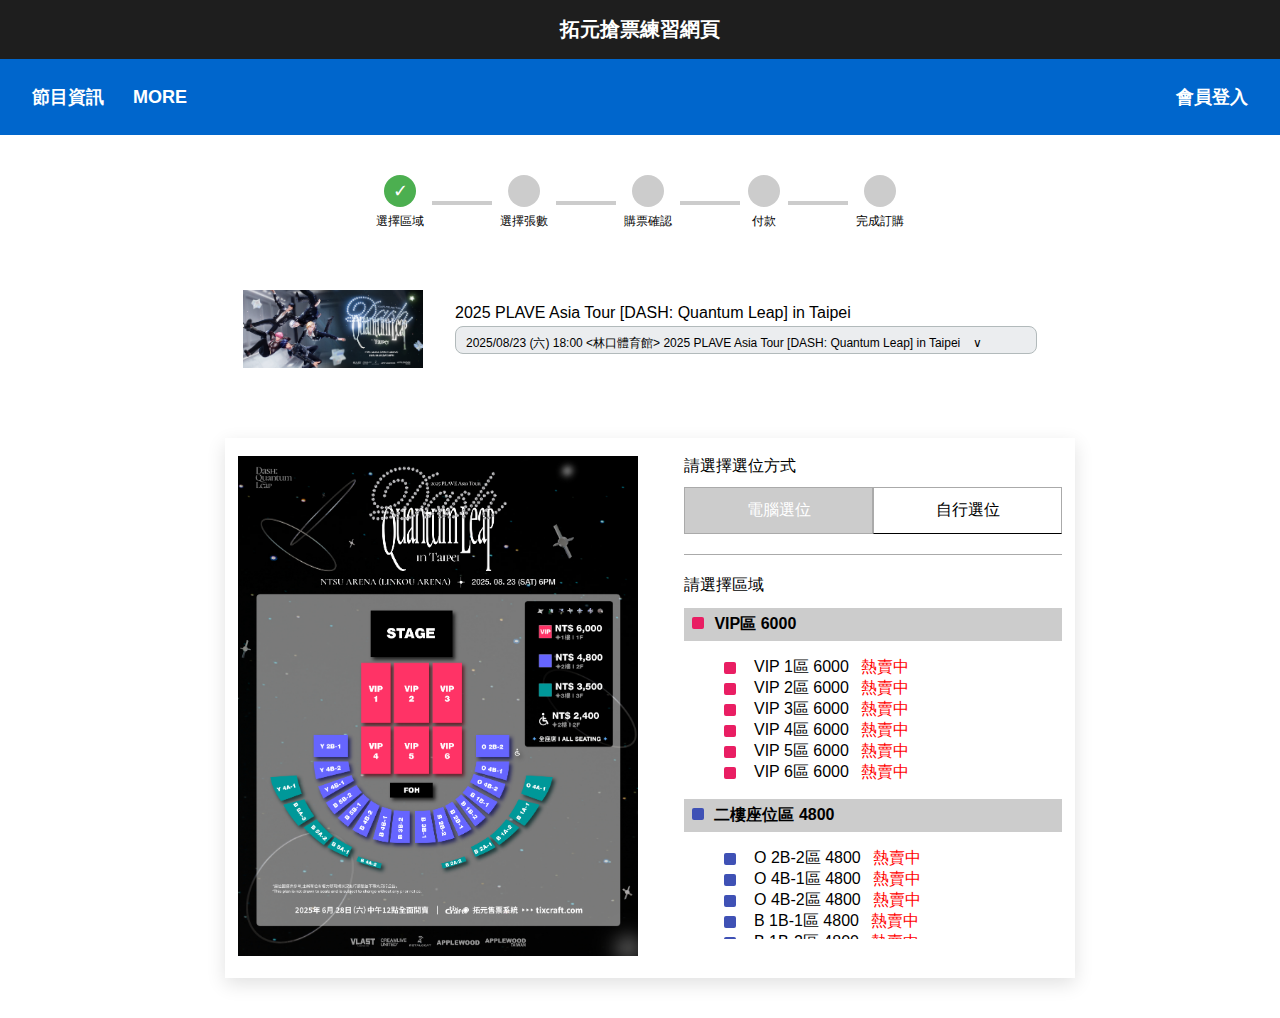
<file: progress_header.html>
<!DOCTYPE html>

<html lang="zh-Hant">
<head>
<meta charset="utf-8"/>
<title>噗哩搶票練習ㆁᴗㆁ✿︎</title>
<link href="progress_header.css" rel="stylesheet"/>
<link href="哈民的頭.png" rel="icon" type="image/png"/>
</head>
<body>
<div class="header">拓元搶票練習網頁</div>
<div class="navbar">
<div>
<span>節目資訊</span>
<span style="margin-left: 24px;">MORE</span>
</div>
<div>會員登入</div>
</div>
<div class="progress-tracker">
<div class="step completed">
<div class="circle">✓</div>
<div class="label">選擇區域</div>
</div>
<div class="line"></div>
<div class="step">
<div class="circle"></div>
<div class="label">選擇張數</div>
</div>
<div class="line"></div>
<div class="step">
<div class="circle"></div>
<div class="label">購票確認</div>
</div>
<div class="line"></div>
<div class="step">
<div class="circle"></div>
<div class="label">付款</div>
</div>
<div class="line"></div>
<div class="step">
<div class="circle"></div>
<div class="label">完成訂購</div>
</div>
</div>
<div class="program-wrapper">
<img src="25_plave_.jpg"/>
<div class="program-info">
      2025 PLAVE Asia Tour [DASH: Quantum Leap] in Taipei
      <div class="dropdown">
        2025/08/23 (六) 18:00 
         &lt;林口體育館&gt; 2025 PLAVE Asia Tour [DASH: Quantum Leap] in Taipei    ∨
      </div>
</div>
</div>
<div class="seat-container">
<div class="bg-box"> <!-- ✅ 新增這一層 -->
<div class="left">
<img src="25_plave_seats.jpg"/>
</div>
<div class="right">
<div class="section-label">請選擇選位方式</div>
<div class="mode-select">
<button class="disabled">電腦選位</button>
<button class="active">自行選位</button>
</div>
<div class="section-line"></div>
<div class="section-label">請選擇區域</div>
<div class="zone-list">
<div class="zone">
<h4><span class="color vip"></span> VIP區 6000</h4>
<ul>
<li class="zone-link" data-zone="VIP 1區 6000"><span class="color vip"></span>VIP 1區 6000 <span class="status">熱賣中</span></li>
<li class="zone-link" data-zone="VIP 2區 6000"><span class="color vip"></span>VIP 2區 6000 <span class="status">熱賣中</span></li>
<li class="zone-link" data-zone="VIP 3區 6000"><span class="color vip"></span>VIP 3區 6000 <span class="status">熱賣中</span></li>
<li class="zone-link" data-zone="VIP 4區 6000"><span class="color vip"></span>VIP 4區 6000 <span class="status">熱賣中</span></li>
<li class="zone-link" data-zone="VIP 5區 6000"><span class="color vip"></span>VIP 5區 6000 <span class="status">熱賣中</span></li>
<li class="zone-link" data-zone="VIP 6區 6000"><span class="color vip"></span>VIP 6區 6000 <span class="status">熱賣中</span></li>
</ul>
</div>
<div class="zone">
<h4><span class="color blue"></span> 二樓座位區 4800</h4>
<ul>
<li class="zone-link" data-zone="O 2B-2區 4800"><span class="color blue"></span>O 2B-2區 4800 <span class="status">熱賣中</span></li>
<li class="zone-link" data-zone="O 4B-1區 4800"><span class="color blue"></span>O 4B-1區 4800 <span class="status">熱賣中</span></li>
<li class="zone-link" data-zone="O 4B-2區 4800"><span class="color blue"></span>O 4B-2區 4800 <span class="status">熱賣中</span></li>
<li class="zone-link" data-zone="B 1B-1區 4800"><span class="color blue"></span>B 1B-1區 4800 <span class="status">熱賣中</span></li>
<li class="zone-link" data-zone="B 1B-2區 4800"><span class="color blue"></span>B 1B-2區 4800 <span class="status">熱賣中</span></li>
<li class="zone-link" data-zone="B 2B-1區 4800"><span class="color blue"></span>B 2B-1區 4800 <span class="status">熱賣中</span></li>
<li class="zone-link" data-zone="B 2B-2區 4800"><span class="color blue"></span>B 2B-2區 4800 <span class="status">熱賣中</span></li>
<li class="zone-link" data-zone="B 3B-1區 4800"><span class="color blue"></span>B 3B-1區 4800 <span class="status">熱賣中</span></li>
<li class="zone-link" data-zone="B 3B-2區 4800"><span class="color blue"></span>B 3B-2區 4800 <span class="status">熱賣中</span></li>
<li class="zone-link" data-zone="B 4B-1區 4800"><span class="color blue"></span>B 4B-1區 4800 <span class="status">熱賣中</span></li>
<li class="zone-link" data-zone="B 4B-2區 4800"><span class="color blue"></span>B 4B-2區 4800 <span class="status">熱賣中</span></li>
<li class="zone-link" data-zone="B 5B-1區 4800"><span class="color blue"></span>B 5B-1區 4800 <span class="status">熱賣中</span></li>
<li class="zone-link" data-zone="B 5B-2區 4800"><span class="color blue"></span>B 5B-2區 4800 <span class="status">熱賣中</span></li>
<li class="zone-link" data-zone="Y 4B-1區 4800"><span class="color blue"></span>Y 4B-1區 4800 <span class="status">熱賣中</span></li>
<li class="zone-link" data-zone="Y 4B-2區 4800"><span class="color blue"></span>Y 4B-2區 4800 <span class="status">熱賣中</span></li>
<li class="zone-link" data-zone="Y 2B-1區 4800"><span class="color blue"></span>Y 2B-1區 4800 <span class="status">熱賣中</span></li>
</ul>
</div>
<!-- 三樓座位區 -->
<div class="zone">
<h4><span class="color green"></span> <b>三樓座位區 3500</b></h4>
<ul>
<li class="zone-link" data-zone="O 4A-1區 3500"><span class="color green"></span>O 4A-1區 3500 <span class="status">熱賣中</span></li>
<li class="zone-link" data-zone="B 1A-1區 3500"><span class="color green"></span>B 1A-1區 3500 <span class="status">熱賣中</span></li>
<li class="zone-link" data-zone="B 1A-2區 3500"><span class="color green"></span>B 1A-2區 3500 <span class="status">熱賣中</span></li>
<li class="zone-link" data-zone="B 2A-1區 3500"><span class="color green"></span>B 2A-1區 3500 <span class="status">熱賣中</span></li>
<li class="zone-link" data-zone="B 2A-2區 3500"><span class="color green"></span>B 2A-2區 3500 <span class="status">熱賣中</span></li>
<li class="zone-link" data-zone="B 4A-2區 3500"><span class="color green"></span>B 4A-2區 3500 <span class="status">熱賣中</span></li>
<li class="zone-link" data-zone="B 5A-1區 3500"><span class="color green"></span>B 5A-1區 3500 <span class="status">熱賣中</span></li>
<li class="zone-link" data-zone="B 5A-2區 3500"><span class="color green"></span>B 5A-2區 3500 <span class="status">熱賣中</span></li>
<li class="zone-link" data-zone="B 5A-3區 3500"><span class="color green"></span>B 5A-3區 3500 <span class="status">熱賣中</span></li>
<li class="zone-link" data-zone="Y 4A-1區 3500"><span class="color green"></span>Y 4A-1區 3500 <span class="status">熱賣中</span></li>
</ul>
</div>
<!-- 身心障礙席 -->
<div class="zone">
<h4><span class="color black"></span> <b>身心障礙席 2400</b></h4>
<ul>
<li class="zone-link" data-zone="O 2B-2區 2400"><span class="color black"></span>O 2B-2區 2400 <span class="status">熱賣中</span></li>
</ul>
</div>
</div>
</div>
</div>
</div>
<script>
document.querySelectorAll('.zone-link').forEach(function(li) {
  li.addEventListener('click', function() {
    const zone = li.getAttribute('data-zone');
    window.location.href = `select-quantity.html?zone=${encodeURIComponent(zone)}`;
  });
});
</script></body>
</html>
</file>
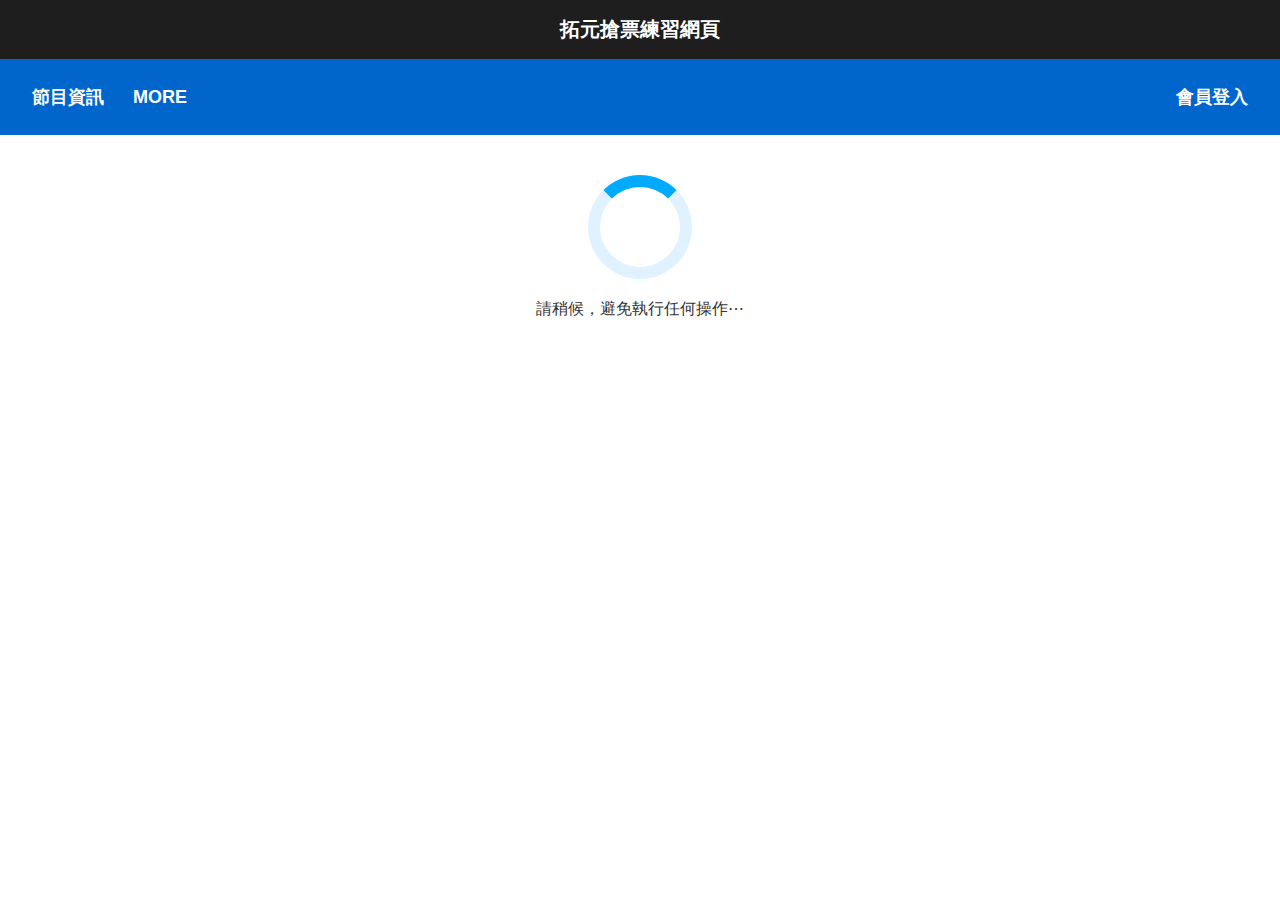
<file: final-ticket-full-project-3/loading.html>
<!DOCTYPE html>
<html lang="zh-Hant">
<head>
  <meta charset="UTF-8" />
  <meta name="viewport" content="width=device-width, initial-scale=1.0"/>
  <title>載入中</title>
  <link rel="stylesheet" href="loading.css" />
</head>
<body>
	
	<div class="header">拓元搶票練習網頁</div>
<div class="navbar">
<div>
<span>節目資訊</span>
<span style="margin-left: 24px;">MORE</span>
</div>
<div>會員登入</div>
</div>
	
	
	
  <div class="loading-container">
    <div class="loader"></div>
    <p class="loading-text">請稍候，避免執行任何操作⋯</p>
	  
	  <script>
  setTimeout(() => {
    window.location.href = "success.html"; // 下一步頁面
  }, 6000); // 6秒後跳轉
</script>
	  
  </div>
</body>
</html>
</file>
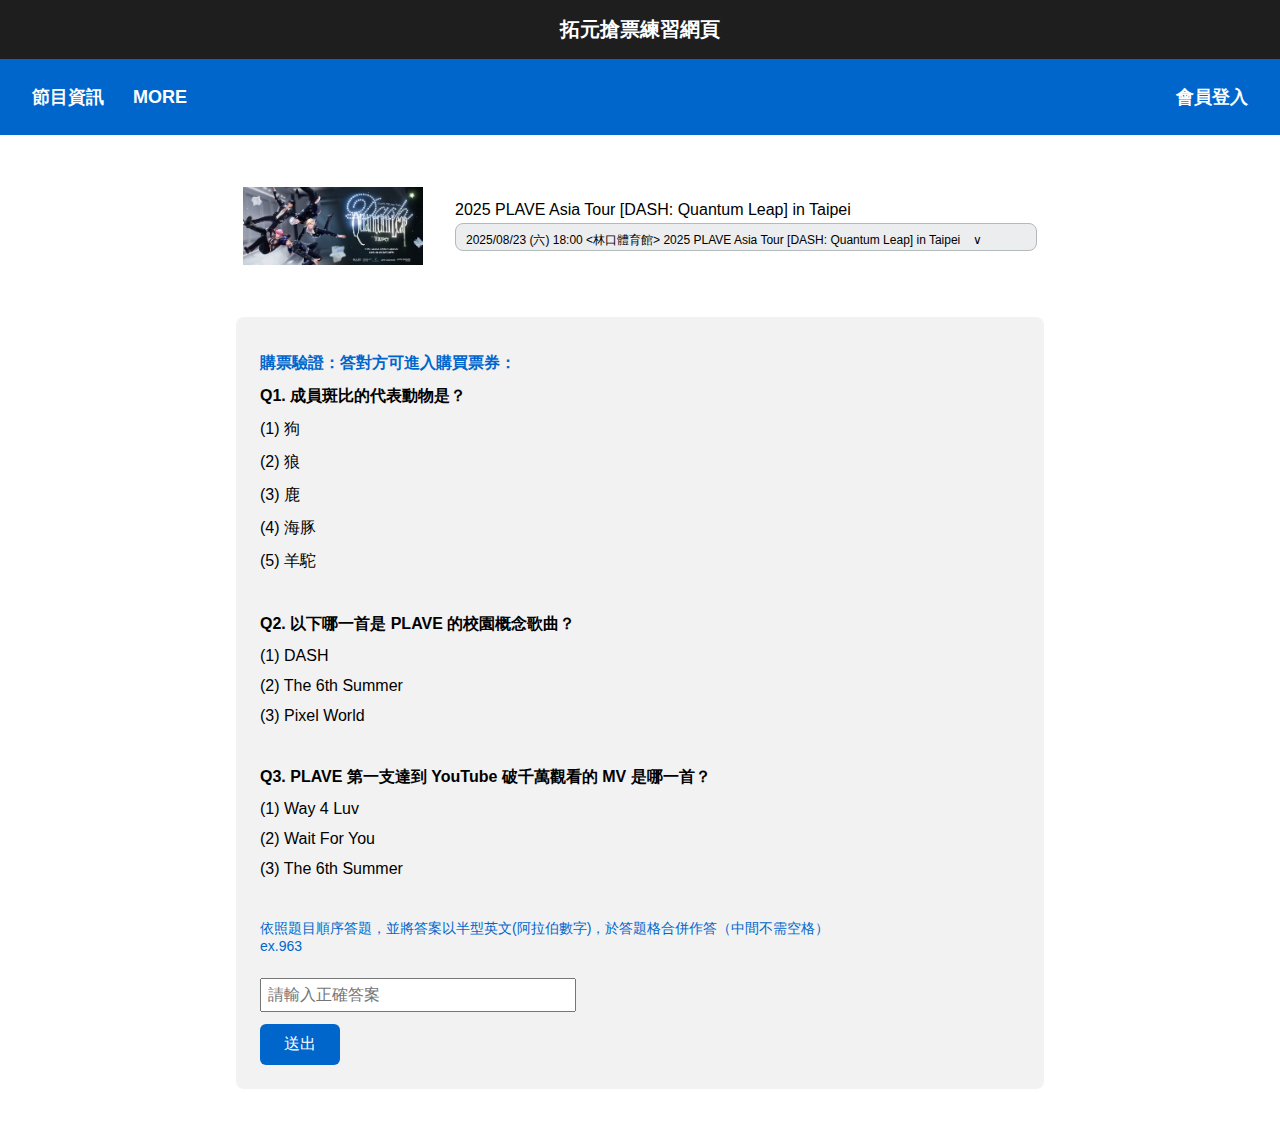
<file: final-ticket-full-project-3/question.html>
<!DOCTYPE html>
<html lang="zh-Hant">
<head>
  <meta charset="UTF-8">
  <title>噗哩搶票練習ㆁᴗㆁ✿︎</title>
  <link rel="stylesheet" href="question_style_fixed.css">
  <link rel="icon" href="哈民的頭.png" type="image/png">
  
</head>
<body>

  <div class="header">拓元搶票練習網頁</div>
  <div class="navbar">
    <div>
      <span>節目資訊</span>
      <span style="margin-left: 24px;">MORE</span>
    </div>
    <div>會員登入</div>
  </div>

  <div class="program-wrapper">
    <img src="25_plave_.jpg">
    <div class="program-info">
      2025 PLAVE Asia Tour [DASH: Quantum Leap] in Taipei
      <div class="dropdown">
        2025/08/23 (六) 18:00 
         &lt;林口體育館&gt; 2025 PLAVE Asia Tour [DASH: Quantum Leap] in Taipei &ensp;  &or;
      </div>
    </div>
  </div>

  <div class="question-area">
    <p class="tip">購票驗證：答對方可進入購買票券：</p>
    <div id="question-list"></div>
    <p style="color:#0066cc; font-size:14px;">
      依照題目順序答題，並將答案以半型英文(阿拉伯數字)，於答題格合併作答（中間不需空格）<br>ex.963
    </p>
    <input type="text" id="user-answer" placeholder="請輸入正確答案" />
    <br>
    <button id="submit-btn">送出</button>
  </div>

  <script src="question_fixed-2.js"></script>
</body>
</html>
</file>
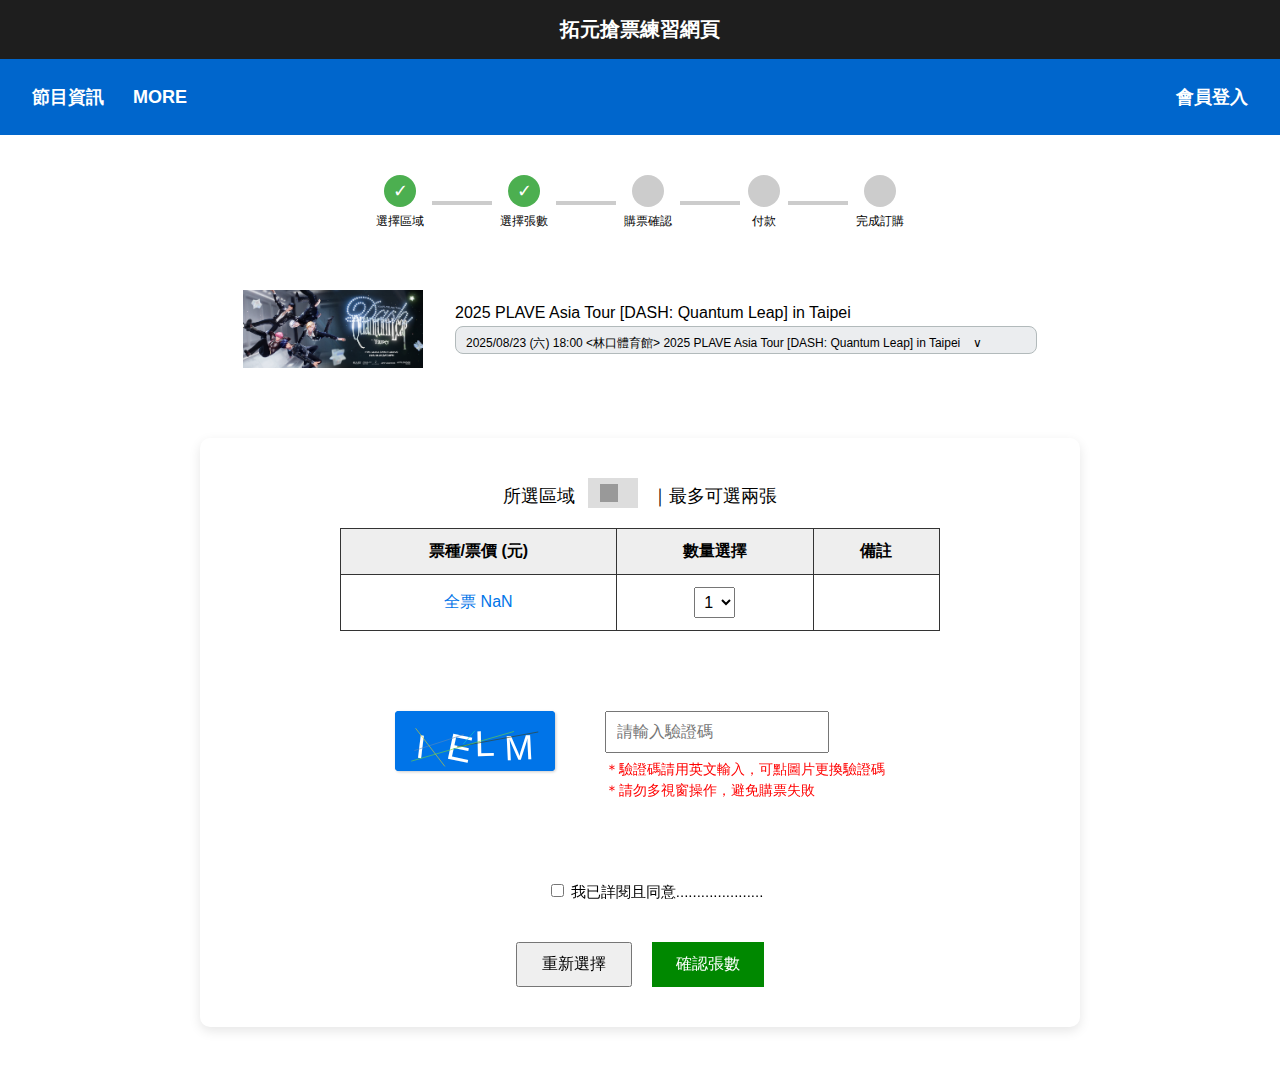
<file: final-ticket-full-project-3/select-quantity.html>
<!DOCTYPE html>
<html lang="zh-Hant">
<head>
  <meta charset="UTF-8">
  <title>選擇張數</title>
  <link rel="stylesheet" href="select-quantity.css">
</head>
<body>
	<div class="header">拓元搶票練習網頁</div>
<div class="navbar">
<div>
<span>節目資訊</span>
<span style="margin-left: 24px;">MORE</span>
</div>
<div>會員登入</div>
</div>
<div class="progress-tracker">
<div class="step completed">
<div class="circle">✓</div>
<div class="label">選擇區域</div>
</div>
<div class="line"></div>
<div class="step completed">
<div class="circle">✓</div>
<div class="label">選擇張數</div>
</div>
<div class="line"></div>
<div class="step">
<div class="circle"></div>
<div class="label">購票確認</div>
</div>
<div class="line"></div>
<div class="step">
<div class="circle"></div>
<div class="label">付款</div>
</div>
<div class="line"></div>
<div class="step">
<div class="circle"></div>
<div class="label">完成訂購</div>
</div>
</div>
<div class="program-wrapper">
<img src="25_plave_.jpg"/>
<div class="program-info">
      2025 PLAVE Asia Tour [DASH: Quantum Leap] in Taipei
      <div class="dropdown">
        2025/08/23 (六) 18:00 
         &lt;林口體育館&gt; 2025 PLAVE Asia Tour [DASH: Quantum Leap] in Taipei    ∨
      </div>
</div>
</div>
  <div class="container">
    <div class="zone-header">
      所選區域
      <div class="zone-box"><span class="color-box" id="zone-color"></span>
		  <span id="selected-zone">（載入中...）</span></div>
      ｜最多可選兩張
    </div>

    <table class="ticket-table">
      <thead>
        <tr>
          <th>票種/票價 (元)</th>
          <th>數量選擇</th>
          <th>備註</th>
        </tr>
      </thead>
      <tbody>
        <tr>
          <td class="ticket-type" id="ticket-name">（載入中）</td>
          <td>
            <select id="quantity">
              <option value="0">0</option>
              <option value="1" selected>1</option>
              <option value="2">2</option>
            </select>
          </td>
          <td></td>
        </tr>
      </tbody>
    </table>

	  
	  
	  
	  
   <div class="captcha-section">
  <canvas id="captcha-canvas" width="160" height="60" style="cursor:pointer;"></canvas>
  <div class="captcha-input-wrapper">
    <input type="text" id="captcha-input" placeholder="請輸入驗證碼">
    <div class="captcha-note">
      ＊驗證碼請用英文輸入，可點圖片更換驗證碼<br>
      ＊請勿多視窗操作，避免購票失敗
    </div>
  </div>
</div>



    <div class="agree">
      <label><input type="checkbox" id="agree"> 我已詳閱且同意.....................</label>
    </div>

    <div class="btn-row">
      <button onclick="goBack()">重新選擇</button>
      <button class="confirm" onclick="submit()">確認張數</button>
    </div>
  </div>

  <script src="select-quantity.js"></script>
</body>
</html>
</file>
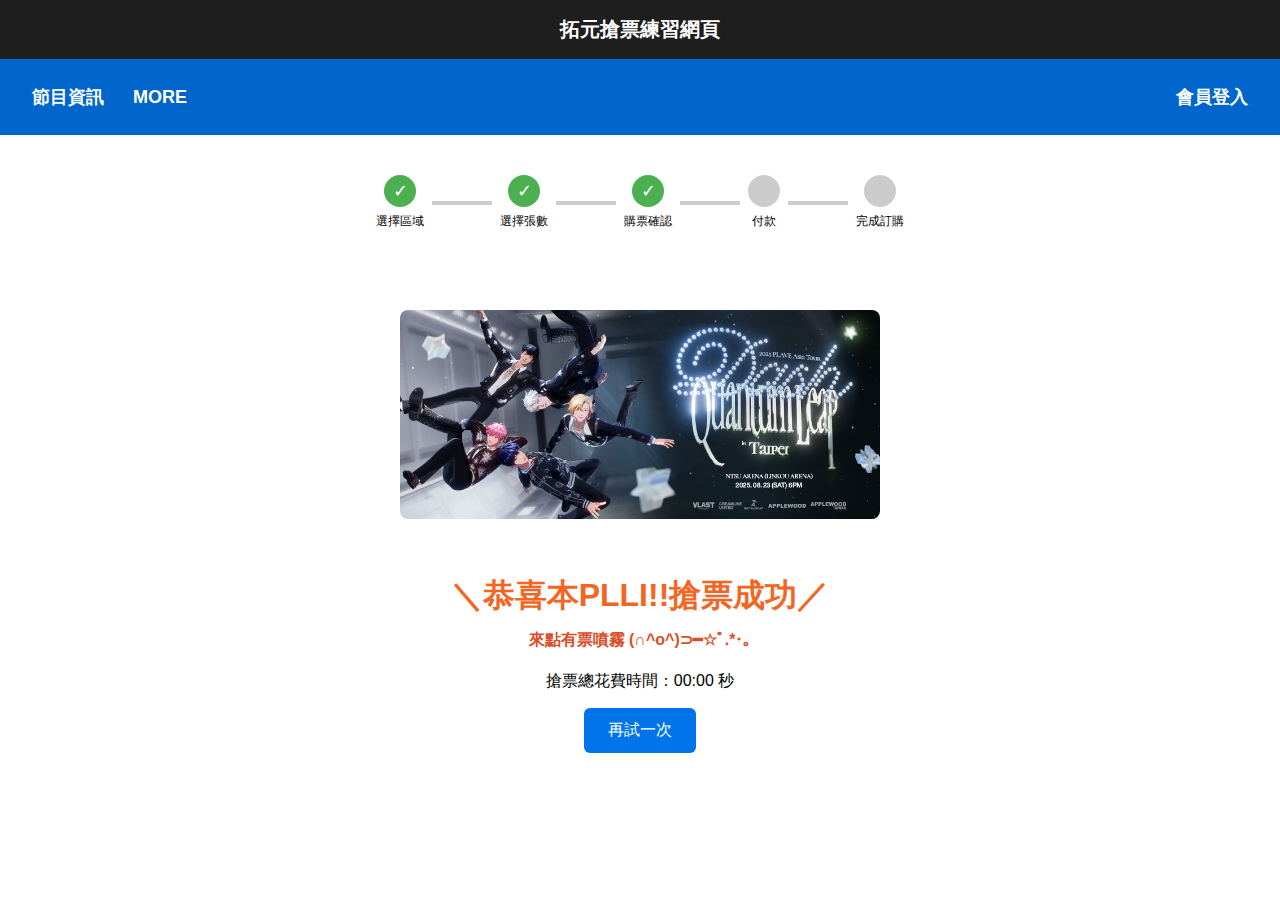
<file: final-ticket-full-project-3/success.html>
<!DOCTYPE html>
<html lang="zh-Hant">
<head>
  <meta charset="UTF-8" />
  <meta name="viewport" content="width=device-width, initial-scale=1.0"/>
  <title>搶票成功</title>
  <link rel="stylesheet" href="success.css" />
</head>
<body>
	<div class="header">拓元搶票練習網頁</div>
<div class="navbar">
<div>
<span>節目資訊</span>
<span style="margin-left: 24px;">MORE</span>
</div>
<div>會員登入</div>
</div>
<div class="progress-tracker">
<div class="step completed">
<div class="circle">✓</div>
<div class="label">選擇區域</div>
</div>
<div class="line"></div>
<div class="step completed">
<div class="circle">✓</div>
<div class="label">選擇張數</div>
</div>
<div class="line"></div>
<div class="step completed">
<div class="circle">✓</div>
<div class="label">購票確認</div>
</div>
<div class="line"></div>
<div class="step">
<div class="circle"></div>
<div class="label">付款</div>
</div>
<div class="line"></div>
<div class="step">
<div class="circle"></div>
<div class="label">完成訂購</div>
</div>
</div>
	
	
	
	
  <div class="success-container">
    <img src="25_plave_.jpg" alt="成功圖片" class="poster" />
    <h1><span class="highlight">＼恭喜本PLLI!!搶票成功／</span></h1>
    <p class="spray">來點有票噴霧 (∩^o^)⊃━☆ﾟ.*･｡</p>
    <p id="flow-timer">搶票總花費時間：00:00 秒</p>
    <button onclick="location.href='index.html'">再試一次</button>
	  
	 

<script>
  const flowStartTime = localStorage.getItem("flowStartTime");
  if (flowStartTime) {
    const now = Date.now();
    const diffMs = now - parseInt(flowStartTime); // 毫秒差距
    const sec = String(Math.floor(diffMs / 1000)).padStart(2, '0');
    const ms = String(Math.floor((diffMs % 1000) / 10)).padStart(2, '0'); // 取 2 位數毫秒
    document.getElementById("flow-timer").textContent = `搶票總花費時間：${sec}:${ms}`;
    localStorage.removeItem("flowStartTime");
  }
</script>
	  
	  
  </div>
</body>
</html>
</file>
<file: progress_header.css>
body {
  margin: 0;
  font-family: "微軟正黑體", sans-serif;
  background-color: #fff;
  color: #000;
}

/* 黑色標題列 */
.header {
  background-color: #1e1e1e;
  color: white;
  padding: 16px;
  text-align: center;
  font-size: 20px;
  font-weight: bold;
}

/* 藍色導覽列 */
.navbar {
  background-color: #0066cc;
  color: white;
  display: flex;
  justify-content: space-between;
  padding: 26px 32px;
  font-weight: bold;
  font-size: 18px;
}

/* 麵包屑導覽列 */
.breadcrumb {
  background-color: #fff;
  border: 1px solid #ccc;
  padding: 12px 24px;
  font-size: 16px;
}


.program-wrapper {
  display: flex;
  align-items: center;
  justify-content: center;       /* ← 這是關鍵 */
  gap: 32px;
  max-width: 960px;
  margin: 10px  auto;
  padding: 20px;
  background-color: #fff;
  border-radius: 8px;
}

.program-info {
  min-width: 320px;
}

.program-wrapper img {
  width: 180px;
  height: auto;
  object-fit: contain;
}
.dropdown {
  width: 560px;
  height: 10px;
  margin-top: 4px;
  font-size: 12px;
  background-color: #EBEDEF;
	 border: 1px solid #B2BABB;
	 padding: 8px 10px;
	border-radius: 8px;
}

.progress-tracker {
  display: flex;
  justify-content: center;
  align-items: center;
  margin: 40px auto;
  max-width: 960px;
}

.step {
  display: flex;
  flex-direction: column;
  align-items: center;
}

.circle {
  width: 32px;
  height: 32px;
  background-color: #ccc;
  border-radius: 50%;
  line-height: 32px;
  text-align: center;
  font-size: 18px;
  color: white;
}

.step.completed .circle {
  background-color: #4CAF50;
}

.line {
  width: 60px;
  height: 4px;
  background-color: #ccc;
  margin: 0 8px;
}

.label {
  margin-top: 6px;
  font-size: 12px;
}


.seat-container {
  max-width: 830px;
  margin: 0 auto;
  padding: 40px;
}

.bg-box {
  display: flex;
  gap: 40px;
	width: 100%;
  background-color: white;
  border-radius:  px;
  padding: 10px;
  box-shadow: 0 6px 18px rgba(0, 0, 0, 0.12);
  border:  px solid #ddd;
}

.left img {
  width: 400px;
	
  border:  px solid #ccc;
  border-radius:  px;
	padding: 8px 3px;
}

.right {
  flex: 1;
  padding: 8px 3px;
  border-radius:  px;
  border:  px solid #ccc;
  max-height: 475px;      /* 將高度設為與左圖一致 */
  overflow-y: auto;       /* 當內容超出時出現捲軸 */
	
}


.section-label {
  margin-bottom: 10px;
  font-size: 16px;
}


.mode-select {
  display: flex;
  margin-bottom: 20px;
}


.mode-select button {
  flex: 1;
  padding: 12px ;
  font-size: 16px;
  border: 1px solid #aaa;
  background-color: #e4e4e4;
  cursor: pointer;
}

.mode-select .active {
  background-color: white;
  border-bottom: 1px solid #000;
}

.mode-select .disabled {
  background-color: #ccc;
  color: white;
  cursor: not-allowed;
}

.section-line {
  border-top: 1px solid #aaa;
  margin: 20px 0;
}


.zone {
  margin-bottom: 10px;
}

.zone h4 {
  margin: 12px 0;
  background-color: #ccc;
  padding: 6px 8px;
  font-size: 16px;
}


.zone li {
  display: flex;
  align-items: center;
  justify-content: flex-start;
  gap: 12px;
}

.color {
  display: inline-block;
  width: 12px;
  height: 12px;
  margin-right: 6px;
  border-radius: 2px;
}

.color.vip {
  background-color: #e91e63;
}

.color.blue {
  background-color: #3f51b5;
}


.color.green {
  background-color: #009688;
}

.color.black {
  background-color: #000;
  color: white;
  text-align: center;
  font-size: 10px;
  font-weight: bold;
}


.status {
  color: red;
  white-space: nowrap;  /* 避免換行 */
}



.zone li {
  cursor: pointer;
  transition: background-color 0.2s;
}

.zone li:hover {
  background-color: #f2f2f2;
}
</file>
<file: final-ticket-full-project-3/loading.css>
body {
  margin: 0;
  font-family: "微軟正黑體", sans-serif;
  background-color: #fff;
  color: #000;
}

/* 黑色標題列 */
.header {
  background-color: #1e1e1e;
  color: white;
  padding: 16px;
  text-align: center;
  font-size: 20px;
  font-weight: bold;
}

/* 藍色導覽列 */
.navbar {
  background-color: #0066cc;
  color: white;
  display: flex;
  justify-content: space-between;
  padding: 26px 32px;
  font-weight: bold;
  font-size: 18px;
}

/* 麵包屑導覽列 */
.breadcrumb {
  background-color: #fff;
  border: 1px solid #ccc;
  padding: 12px 24px;
  font-size: 16px;
}

.loading-container {
  text-align: center;
	margin:40px;
}

.loader {
  border: 12px solid #e0f2ff;
  border-top: 12px solid #00aaff;
  border-radius: 50%;
  width: 80px;
  height: 80px;
  animation: spin 1s linear infinite;
  margin: 0 auto 20px;
}

@keyframes spin {
  0% { transform: rotate(0deg); }
  100% { transform: rotate(360deg); }
}

.loading-text {
  font-size: 16px;
  color: #333;
}
</file>
<file: final-ticket-full-project-3/question_style_fixed.css>
body {
  margin: 0;
  font-family: "微軟正黑體", sans-serif;
  background-color: #fff;
  color: #000;
}

/* 黑色標題列 */
.header {
  background-color: #1e1e1e;
  color: white;
  padding: 16px;
  text-align: center;
  font-size: 20px;
  font-weight: bold;
}

/* 藍色導覽列 */
.navbar {
  background-color: #0066cc;
  color: white;
  display: flex;
  justify-content: space-between;
  padding: 26px 32px;
  font-weight: bold;
  font-size: 18px;
}

/* 麵包屑導覽列 */
.breadcrumb {
  background-color: #fff;
  border: 1px solid #ccc;
  padding: 12px 24px;
  font-size: 16px;
}


.program-wrapper {
  display: flex;
  align-items: center;
  justify-content: center;       /* ← 這是關鍵 */
  gap: 32px;
  max-width: 960px;
  margin: 32px auto;
  padding: 20px;
  background-color: #fff;
  border-radius: 8px;
}

.program-info {
  min-width: 320px;
}

.program-wrapper img {
  width: 180px;
  height: auto;
  object-fit: contain;
}
.dropdown {
  width: 560px;
  height: 10px;
  margin-top: 4px;
  font-size: 12px;
  background-color: #EBEDEF;
	 border: 1px solid #B2BABB;
	 padding: 8px 10px;
	border-radius: 8px;
}
.question-area {
  background: #f2f2f2;
  padding: 24px;
  max-width: 760px;
  margin: 0 auto 40px;
  font-size: 16px;
  border-radius: 8px;
}
.question-area p {
  margin: 12px 0;
}
.tip {
  color: #0066cc;
  font-weight: bold;
}
#user-answer {
  width: 100%;
  max-width: 300px;
  font-size: 16px;
  padding: 6px;
  margin: 12px 0;
}
#submit-btn {
  background-color: #0066cc;
  color: white;
  border: none;
  padding: 10px 24px;
  font-size: 16px;
  border-radius: 6px;
  cursor: pointer;
}
</file>
<file: final-ticket-full-project-3/select-quantity.css>
body {
  margin: 0;
  font-family: "微軟正黑體", sans-serif;
  background-color: #fff;
  color: #000;
}

/* 黑色標題列 */
.header {
  background-color: #1e1e1e;
  color: white;
  padding: 16px;
  text-align: center;
  font-size: 20px;
  font-weight: bold;
}

/* 藍色導覽列 */
.navbar {
  background-color: #0066cc;
  color: white;
  display: flex;
  justify-content: space-between;
  padding: 26px 32px;
  font-weight: bold;
  font-size: 18px;
}

/* 麵包屑導覽列 */
.breadcrumb {
  background-color: #fff;
  border: 1px solid #ccc;
  padding: 12px 24px;
  font-size: 16px;
}


.program-wrapper {
  display: flex;
  align-items: center;
  justify-content: center;       /* ← 這是關鍵 */
  gap: 32px;
  max-width: 960px;
  margin: 10px  auto;
  padding: 20px;
  background-color: #fff;
  border-radius: 8px;
}

.program-info {
  min-width: 320px;
}

.program-wrapper img {
  width: 180px;
  height: auto;
  object-fit: contain;
}
.dropdown {
  width: 560px;
  height: 10px;
  margin-top: 4px;
  font-size: 12px;
  background-color: #EBEDEF;
	 border: 1px solid #B2BABB;
	 padding: 8px 10px;
	border-radius: 8px;
}

.progress-tracker {
  display: flex;
  justify-content: center;
  align-items: center;
  margin: 40px auto;
  max-width: 960px;
}

.step {
  display: flex;
  flex-direction: column;
  align-items: center;
}

.circle {
  width: 32px;
  height: 32px;
  background-color: #ccc;
  border-radius: 50%;
  line-height: 32px;
  text-align: center;
  font-size: 18px;
  color: white;
}

.step.completed .circle {
  background-color: #4CAF50;
}

.line {
  width: 60px;
  height: 4px;
  background-color: #ccc;
  margin: 0 8px;
}

.label {
  margin-top: 6px;
  font-size: 12px;
}


.container {
  background: white;
  margin: 50px auto;
  padding: 40px;
  width: 90%;
  max-width: 800px;
  box-shadow: 0 4px 12px rgba(0,0,0,0.1);
  border-radius: 10px;
}

.zone-header {
  font-size: 18px;
  margin-bottom: 20px;
}

.ticket-table {
  width: 100%;
	max-width: 600px;
  border-collapse: collapse;
  margin: 0 auto 20px;
}

.ticket-table th, .ticket-table td {
  border: 1px solid #333;
  padding: 12px;
  text-align: center;
}

.ticket-table a {
  color: #0074e8;
  text-decoration: none;
}

.ticket-table select {
  padding: 5px;
  font-size: 16px;
}


 .captcha-section {
  display: flex;
  align-items: flex-start;
  justify-content: center;   /* 加這一行可讓整體居中 */
  gap: 50px;
  max-width: 600px;
  margin: 80px auto;
}

.captcha-image {
  background: #0074e8;
  color: white;
  font-weight: bold;
  font-size: 20px;
  padding: 20px 40px;
  cursor: pointer;
  user-select: none;
}

#captcha-input {
  font-size: 16px;
  padding: 10px;
  width: 200px;
}

.captcha-note {
  color: red;
  font-size: 14px;
  margin-top: 10px;
}




.captcha-input-wrapper {
  display: flex;
  flex-direction: column;
  align-items: flex-start;
}

.captcha-note {
	 text-align: left;
  color: red;
  font-size: 14px;
  margin-top: 6px;
  line-height: 1.5;
}



#captcha-canvas {
  background-color: #0074e8;
  border-radius: 4px;
  box-shadow: 1px 1px 3px rgba(0,0,0,0.2);
}




.agree {
  margin: 60px 10px 40px 40px;
	justify-content: center;
	 text-align: center;
  font-size: 15px;
}

/* 送出按鈕區塊置中 */
.btn-row {
  display: flex;
  justify-content: center;
  gap: 20px;
  margin-top: 40px;
}

.btn-row button {
  padding: 10px 24px;
  font-size: 16px;
  cursor: pointer;
}

button.confirm {
  background-color: #008800;
  color: white;
  border: none;
}

.zone-header {
  font-size: 18px;
  margin-bottom: 20px;
	 text-align: center;
}

.zone-box {
  display: inline-flex;
  align-items: center;
  background-color: #ddd;
  padding: 6px 12px;
  border-radius:  px;
  font-weight: bold;
  margin: 0 8px;
}

.color-box {
  display: inline-block;
  width: 16px;
  height: 16px;
  margin-right: 8px;
  border: 1px solid #999;
}

.ticket-table thead {
  background-color: #eee;
}
</file>
<file: final-ticket-full-project-3/success.css>
body {
  margin: 0;
  font-family: "微軟正黑體", sans-serif;
  background-color: #fff;
  color: #000;
}

/* 黑色標題列 */
.header {
  background-color: #1e1e1e;
  color: white;
  padding: 16px;
  text-align: center;
  font-size: 20px;
  font-weight: bold;
}

/* 藍色導覽列 */
.navbar {
  background-color: #0066cc;
  color: white;
  display: flex;
  justify-content: space-between;
  padding: 26px 32px;
  font-weight: bold;
  font-size: 18px;
}

/* 麵包屑導覽列 */
.breadcrumb {
  background-color: #fff;
  border: 1px solid #ccc;
  padding: 12px 24px;
  font-size: 16px;
}


.program-wrapper {
  display: flex;
  align-items: center;
  justify-content: center;       /* ← 這是關鍵 */
  gap: 32px;
  max-width: 960px;
  margin: 10px  auto;
  padding: 20px;
  background-color: #fff;
  border-radius: 8px;
}

.program-info {
  min-width: 320px;
}

.program-wrapper img {
  width: 180px;
  height: auto;
  object-fit: contain;
}
.dropdown {
  width: 560px;
  height: 10px;
  margin-top: 4px;
  font-size: 12px;
  background-color: #EBEDEF;
	 border: 1px solid #B2BABB;
	 padding: 8px 10px;
	border-radius: 8px;
}

.progress-tracker {
  display: flex;
  justify-content: center;
  align-items: center;
  margin: 40px auto;
  max-width: 960px;
}

.step {
  display: flex;
  flex-direction: column;
  align-items: center;
}

.circle {
  width: 32px;
  height: 32px;
  background-color: #ccc;
  border-radius: 50%;
  line-height: 32px;
  text-align: center;
  font-size: 18px;
  color: white;
}

.step.completed .circle {
  background-color: #4CAF50;
}

.line {
  width: 60px;
  height: 4px;
  background-color: #ccc;
  margin: 0 8px;
}

.label {
  margin-top: 6px;
  font-size: 12px;
}


.success-container {
  text-align: center;
  padding: 40px 20px;
}

.poster {
  width: 480px;
  max-width: 90%;
  margin-bottom: 30px;
  border-radius: 8px;
}

.highlight {
  color: #f26522;
  font-weight: 700;
}

.spray {
  color: #d94e28;
  font-weight: 600;
  margin-top: -10px;
  margin-bottom: 20px;
}

#timer {
  font-size: 18px;
  margin-bottom: 30px;
}

button {
  padding: 12px 24px;
  font-size: 16px;
  background-color: #0074e8;
  color: white;
  border: none;
  border-radius: 6px;
  cursor: pointer;
}

button:hover {
  background-color: #005bb8;
}
</file>
